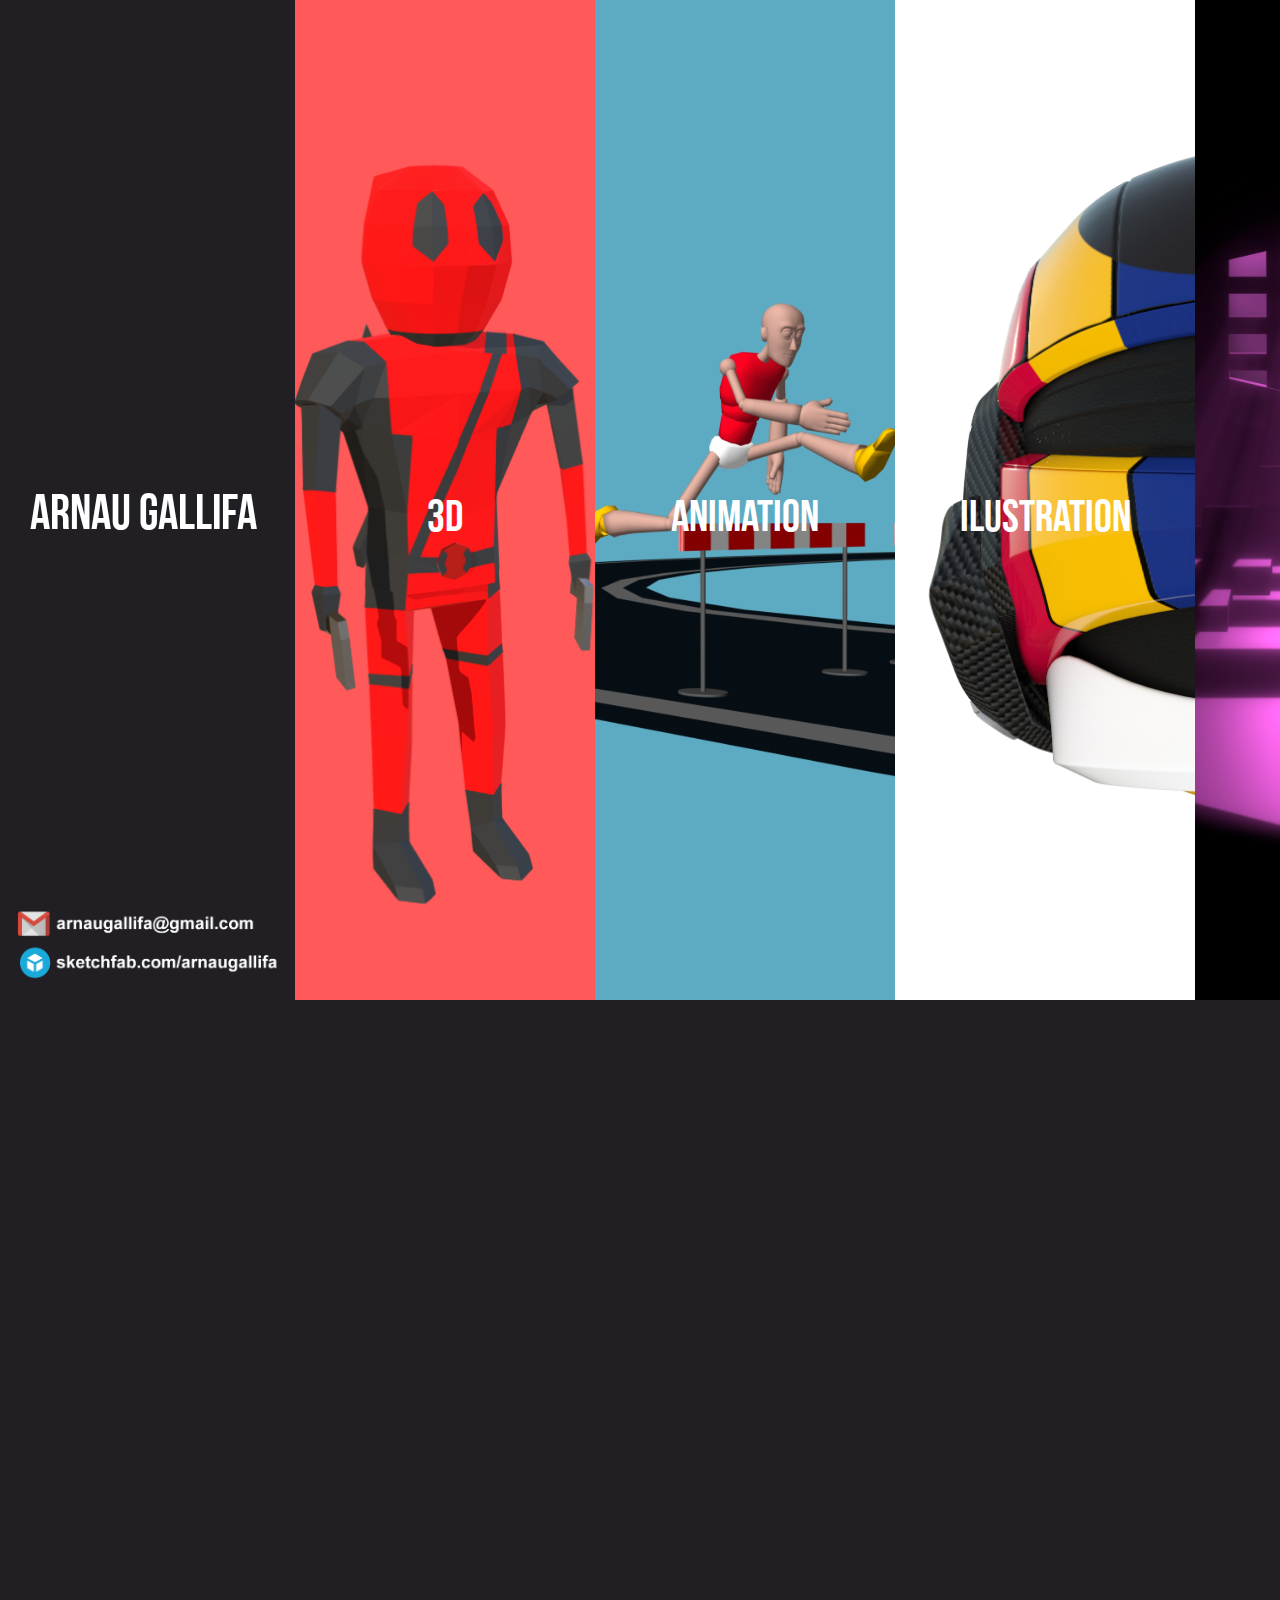
<file: index.html>
<!DOCTYPE HTML>
<html>
    <head>
        <title>PORTFOLI - Arnau Gallifa</title>
        <link href="estil.css" rel="stylesheet" style="text/css"></link> 
    </head>
    <body>
        
        
        <p class="name">ARNAU GALLIFA</p>
        <p class="about" onclick="go_about()">ABOUT ME</p>
        
        
        <img class="contact" src="Media/Imatges/contacte.png">
        
        <div class="quad1" onclick="go_3D()"><p class="text1">3D</p></div>
        <div class="quad2" onclick="go_animation()"><p class="text2">Animation</p></div>
        
        <div class="quad3" onclick="go_ilustration()"><p class="text3">Ilustration</p></div>
        
        <div class="quad4" onclick="go_lighting()"><p class="text4">Lighting</p></div>
        
        <div class="quad5" onclick="go_rigging()"><p class="text5">Rigging</p></div>
        
        <div class="quad6" onclick="go_CSSandHTML()"><p class="text6">CSS and HTML</p></div>
        
        <div class="quad7"></div>
        
        <script>document.getElementsByTagName('body')[0].addEventListener('mousewheel', function(e) {this.scrollLeft -= (e.wheelDelta);e.preventDefault();}, false);
        </script>
        
        <script src="js/java.js"></script>
        
    </body>
</html>
</file>
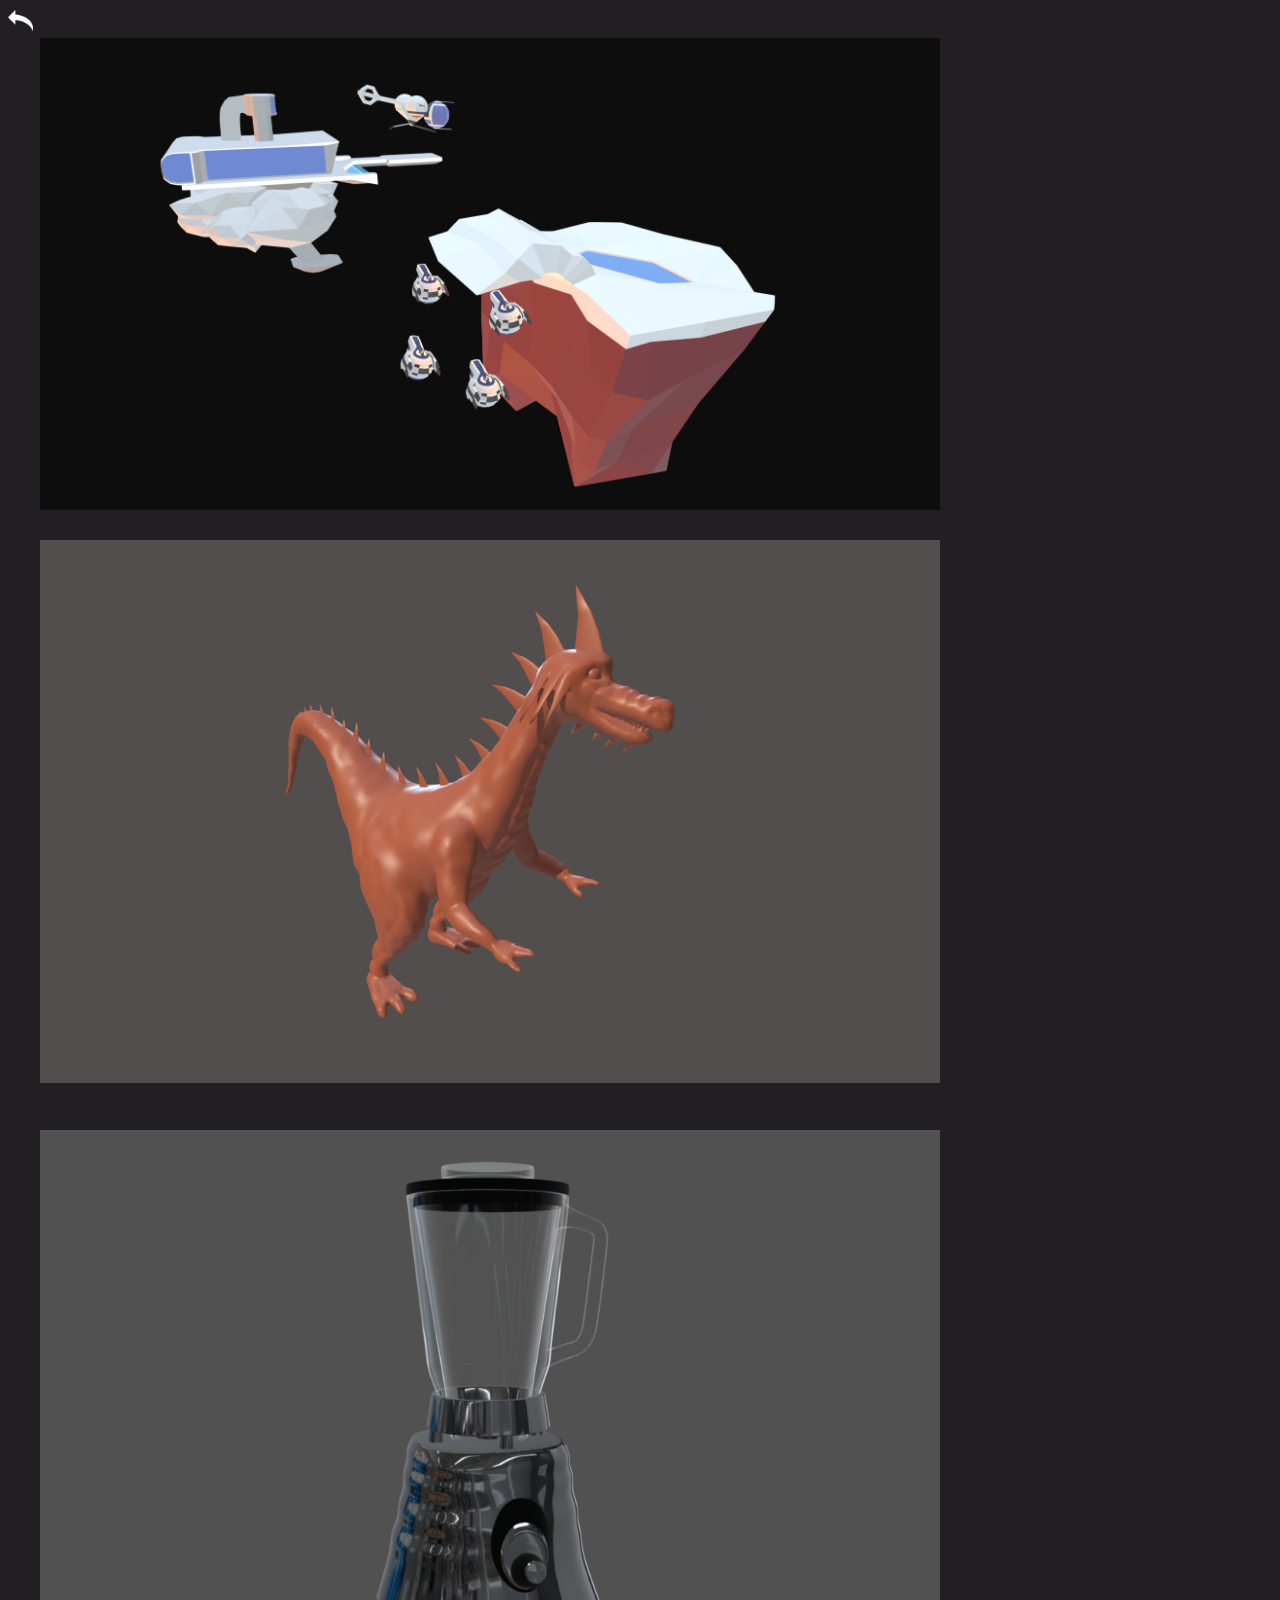
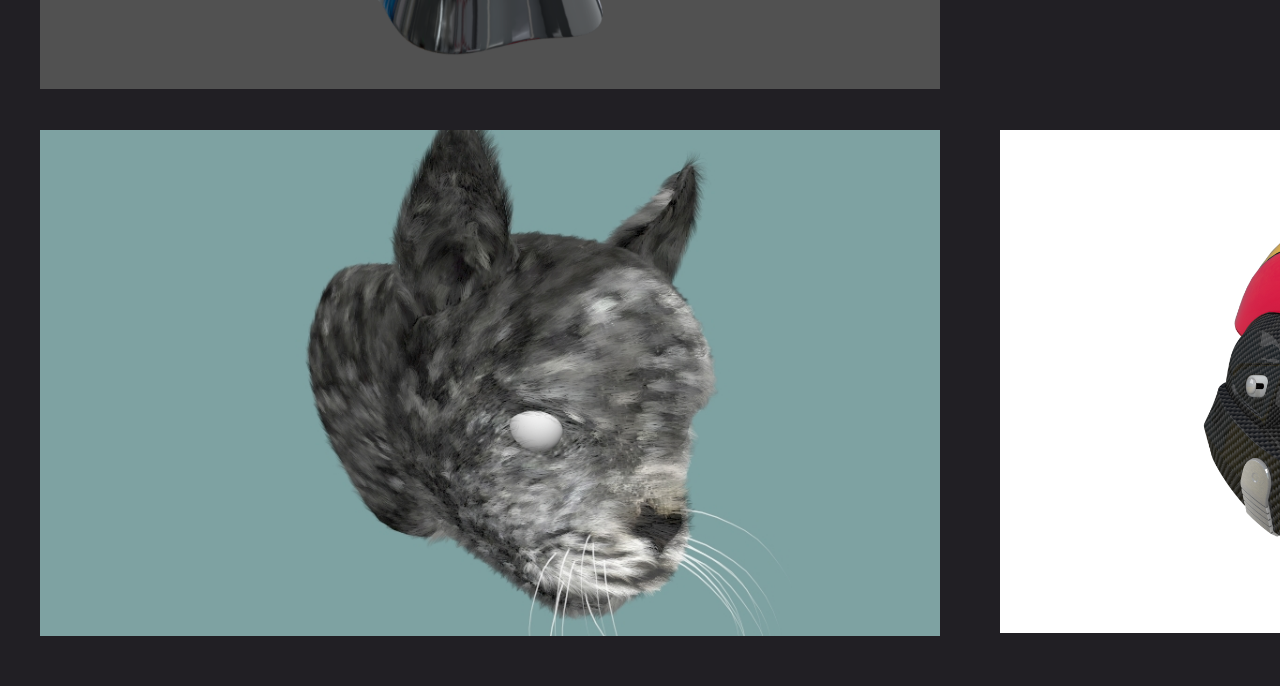
<file: pag_3D.html>
<!DOCTYPE HTML>
<html>
    <head>
        <title>3D</title>
        <link href="estil1.css" rel="stylesheet" style="text/css"></link> 
    </head>
    <body class="body1">
        
        <img class="lel" src="Media/Imatges/lowpoly1.PNG">
        <img class="lul" src="Media/Imatges/hardpoly1.PNG">
        <img class="lol" src="Media/Imatges/hardpoly2.PNG">
        <img class="lil" src="Media/Imatges/Lynx.jpg">
        <img class="lal" src="Media/Imatges/casco.jpg">
        
        <div class="fletxa" onclick="go_index()"></div>
        
        <div class="final"></div>
        
        <div class="sketchfab-embed-wrapper"><iframe width="840" height="473"  src="https://sketchfab.com/models/c48ea334d2d44d23892d88b3a83a8bd3/embed" frameborder="0" allowvr allowfullscreen mozallowfullscreen="true" webkitallowfullscreen="true" onmousewheel=""></iframe></div>
        
        <div class="sketchfab-embed-wrapper1"><iframe width="840" height="543" src="https://sketchfab.com/models/b0261ba84f014f46bc5caa625fe3061c/embed" frameborder="0" allowvr allowfullscreen mozallowfullscreen="true" webkitallowfullscreen="true" onmousewheel=""></iframe></div>
        
        <div class="sketchfab-embed-wrapper2"><iframe width="840" height="559" src="https://sketchfab.com/models/94490e34682149d284884d095fd1662b/embed" frameborder="0" allowvr allowfullscreen mozallowfullscreen="true" webkitallowfullscreen="true" onmousewheel=""></iframe></div>
        
        <script src="js/java.js"></script>
        
    </body>
</html>
</file>
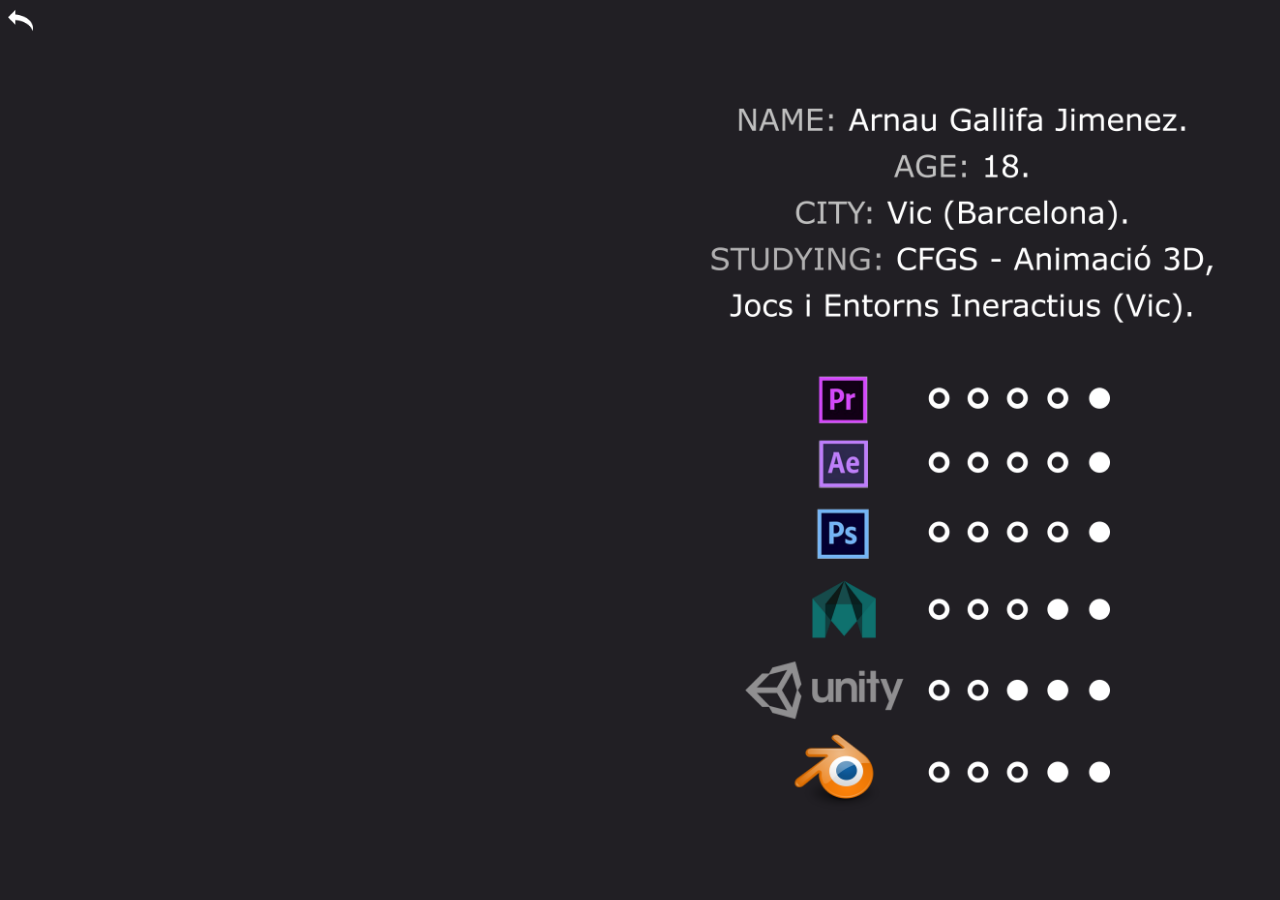
<file: pag_about.html>
<!DOCTYPE HTML>
<html>
    <head>
        <title>ABOUT</title>
        <link href="estil1.css" rel="stylesheet" style="text/css"></link> 
    </head>
    <body class="body3">
        
        <div class="fletxa" onclick="go_index()"></div>
        
        <img class="skill" src="Media/Imatges/InAboutme.png">
        
        <script src="js/java.js"></script>
    </body>
</html>
</file>
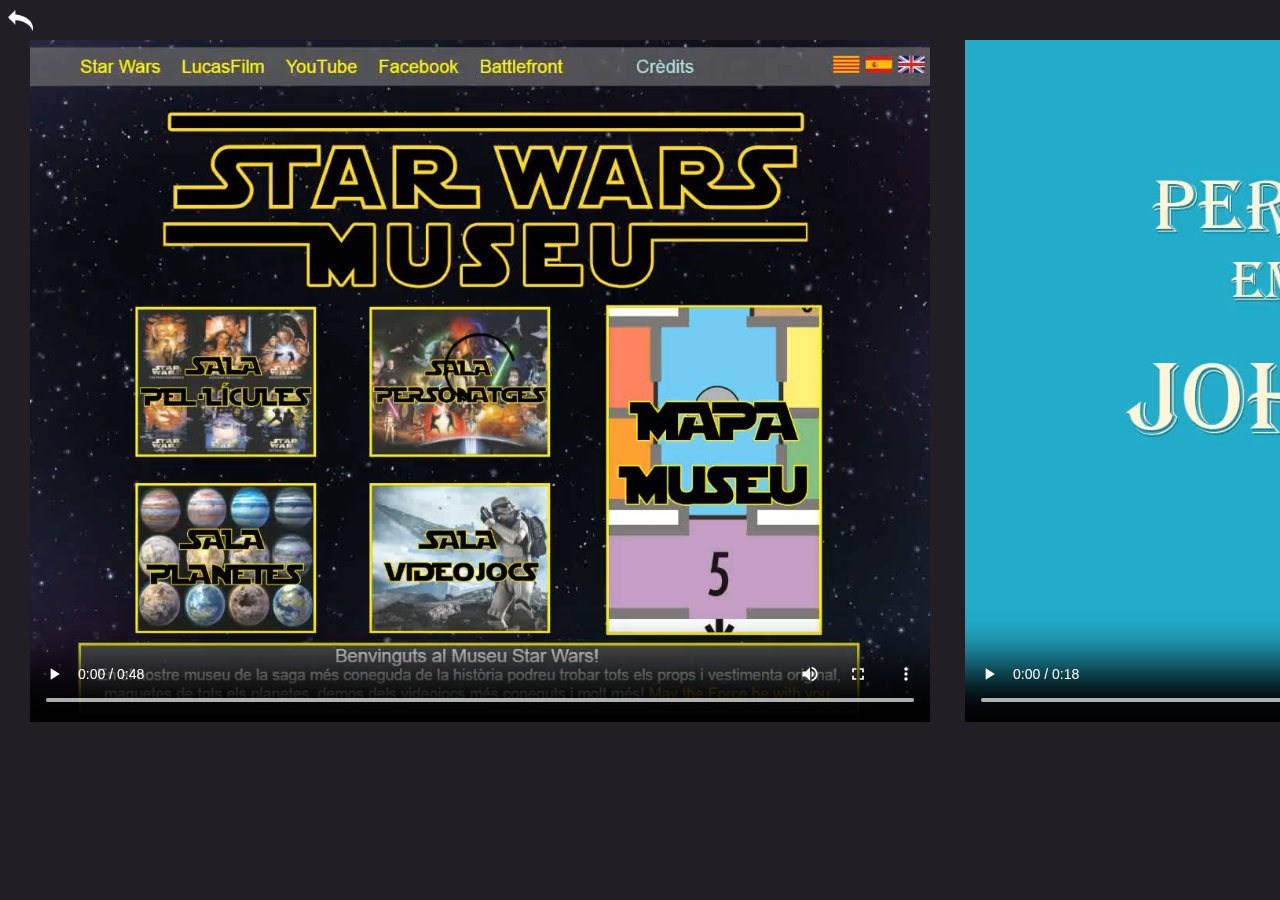
<file: pag_CSSandHTML.html>
<!DOCTYPE HTML>
<html>
    <head>
        <title>CSSandHTML</title>
        <link href="estil1.css" rel="stylesheet" style="text/css"></link> 
    </head>
    <body class="body6">
        
        <video id="Video7" controls autoplay src="Media/Videos/museucss.mp4" type="video/mp4"></video>
        
        <video id="Video8" controls autoplay src="Media/Videos/cssdeep.mp4" type="video/mp4"></video>
        
        <div class="fletxa" onclick="go_index()"></div>
        
        <script src="js/java.js"></script>
    </body>
</html>
</file>
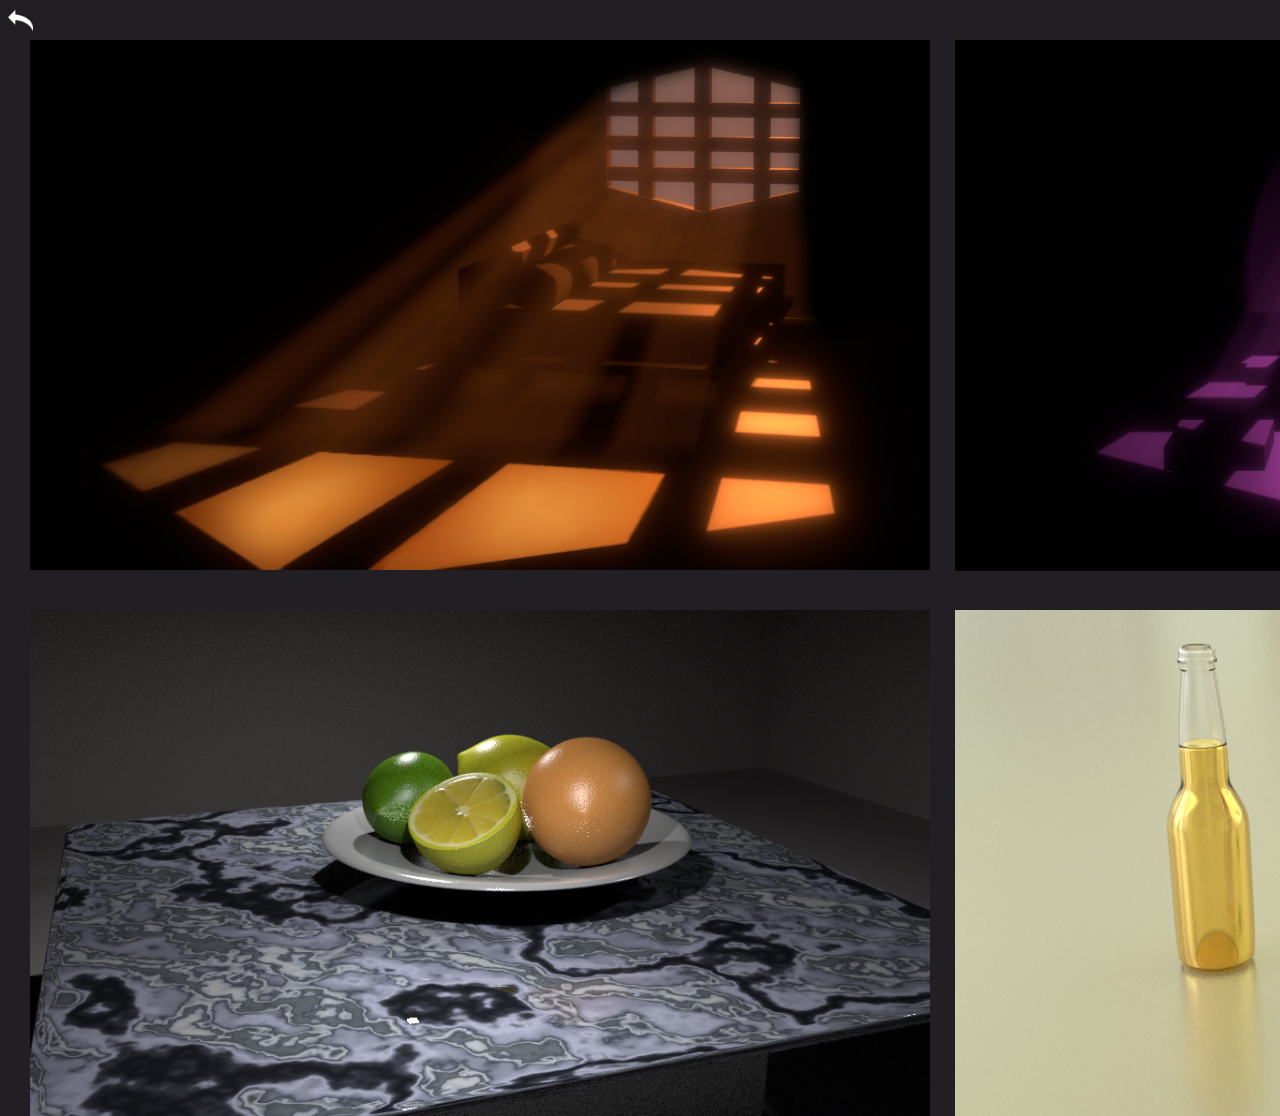
<file: pag_lighting.html>
<!DOCTYPE HTML>
<html>
    <head>
        <title>LIGHTING</title>
        <link href="estil1.css" rel="stylesheet" style="text/css"></link> 
    </head>
    <body class="body4">
        
        <img class="lig1" src="Media/Imatges/ilu1.jpg">
        <img class="lig2" src="Media/Imatges/ilu2.jpg">
        <img class="lig3" src="Media/Imatges/esquema.png">
        <img class="lig4" src="Media/Imatges/HDRI2.png">
        
        <div class="fletxa" onclick="go_index()"></div>
        
        <script src="js/java.js"></script>
    </body>
</html>
</file>
<file: estil.css>
body {
    margin: -10px 10px 10px -10px;
    width: 2405px;
    height: 1080px;
    background-color: #211f24;
    overflow-y: hidden;
}


.name{
    top: 434px;
    position: absolute;
    color: white;
    font-family: myFirstFont;
    left: 30px;
    font-size: 50px;
}


.about{
    position: absolute;
    width: 180px;
    top: 434px;
    color: white;
    left: 2160px;
    font-size: 50px;
    font-family: myFirstFont;
}

.about:hover{
    text-decoration: underline;
}

@font-face {
    font-family: myFirstFont;
    src: url(BebasNeue.otf);
}

.contact{
    width: 300px;
    left: -12px;
    top: 899px;
    position: absolute;
    
    
    
}

.quad1{
    margin: 0px 305px;
    width: 300px;
    height: 2000px;
    background-image:url(Media/Imatges/In3d1.PNG);
    background-repeat: no-repeat;
    background-position: -659px 0px ;
    background-size: 1750px;
    position: absolute;
    
}


.quad1:hover{
    transition: 0.2s ease-out;
    background-image: url(Media/Imatges/In3d2.jpg);
   
}

.quad2{
    margin: 0px 605px;
    width: 300px;
    height: 2000px;
    background-image: url(Media/Imatges/pistaaa.jpg);
    background-repeat: no-repeat;
    background-position: -449px -100px ;
    background-size: 1300px;
    position: absolute;
    
    
}

.quad2:hover{
    transition: 0.2s ease-out;
    background-image:url(Media/Imatges/pistaaa1.jpg);
}

.quad3{
    margin: 0px 905px;
    width: 300px;
    height: 2000px;
    background-image: url(Media/Imatges/Inani1.png);
    background-repeat: no-repeat;
    background-position: -120px 0px ;
    background-size: 1010px;
    position: absolute;
    
}

.quad3:hover{
    transition: 0.2s ease-out;
    background-image: url(Media/Imatges/Inani2.png);
   
}

.quad4{
    margin: 0px 1205px;
    width: 300px;
    height: 2000px;
    background-image: url(Media/Imatges/Inilu1.jpg);
    background-repeat: no-repeat;
    background-position: -827px -170px ;
    background-size: 1900px;
    position: absolute;
    
}

.quad4:hover{
    transition: 0.2s ease-out;
    background-image:url(Media/Imatges/Inilu2.jpg);
}

.quad5{
    margin: 0px 1505px;
    width: 300px;
    height: 2000px;
    background-image: url(Media/Imatges/Inrig1.PNG);
    background-repeat: no-repeat;
    background-position: -295px 0px ;
    background-size: 810px;
    position: absolute;
    
}

.quad5:hover{
    transition: 0.2s ease-out;
    background-image:url(Media/Imatges/Inrig2.png);
}

.quad6{
    margin: 0px 1805px;
    width: 300px;
    height: 2000px;
    background-image: url(Media/Imatges/InCSS1.png);
    background-repeat: no-repeat;
    background-position: -725px 0px ;
    background-size: 1375px;
    position: absolute;
    
}

.quad6:hover{
    transition: 0.2s ease-out;
    background-image:url(Media/Imatges/InCSS2.png);
}

.quad7{
    width: 2120px;
    height: 200px;
    margin-top: 1010px;
    background-color: #211f24;
    position:absolute;
    
}


p.text1, p.text2, p.text3, p.text4, p.text5, p.text6 {
    
text-align: center;
margin-top: 500px;
font-family: myFirstFont;
color: white;
font-size: 45px;
    
}
</file>
<file: estil1.css>
.body1 {
    background-color:#211f24;
    
}

.lel{
    top: 38px;
    left: 40px;
    width: 900px; 
    position: absolute;
    
}


.sketchfab-embed-wrapper{
    top: 38px;
    left: 1000px;
    position: absolute;
    
    
}

.lul{
    top: 540px;
    left: 40px;
    width: 900px;
    position: absolute;

    
}


.sketchfab-embed-wrapper1{
    top: 540px;
    left: 1000px;
    position: absolute;
    
}




.lol{
    top: 1130px;
    left: 40px;
    width: 900px;
    position: absolute;   
}

.sketchfab-embed-wrapper2{
    top: 1130px;
    left: 1000px;
    position: absolute;
    
}

.lil{
    top: 1730px;
    left: 40px;
    width: 900px;
    position: absolute;
    margin-bottom: 5px;
}

.lal{
    top: 1730px;
    left: 1000px;
    width: 839px;
    position: absolute;

}

.final{
    width: 845px;
    height: 53px;
    top: 2233px;
    left: 999px;
    position: absolute;
    background-color: #211f24;
    
}


.fletxa{
    position: absolute;
    width: 25px;
    height: 25px;
    background-image: url(Media/Imatges/fletxa.png);
    background-size: 25px;
    
}   

.fletxa:hover {
  background-image: url(Media/Imatges/fletxa1.png);
}




.body2 {
    background-color:#211f24;    
}


#Video1{
    
     position:absolute;        
     width:900px;
     left: 30px;
     top: 40px;
    
}

#Video2{
    
     position:absolute;       
     width:900px;
     top: 40px;
     left: 980px;
    
}

#Video3{
    
     position:absolute;       
     width:900px;
     top: 607px;
     left: 30px;
    margin-bottom: 40px;
}

#Video4{
    
     position:absolute;       
     width:900px;
     top: 600px;
     left: 975px;
    
}





.body3 {
    background-color: #211f24;
}

.ilu1{
    top: 40px;
    left: 30px;
    width: 900px; 
    position: absolute;
    
}


.ilu2{
    top: 40px;
    left: 955px;
    width: 900px;
    position: absolute;

    
}


.ilu3{
    top: 580px;
    left: 30px;
    width: 900px;
    position: absolute;   
}


.ilu4{
    top: 580px;
    left: 955px;
    width: 900px;
    position: absolute;
}

.ilu5{
    top: 1270px;
    left: 90px;
    width: 335px;
    position: absolute;

}

.ilu6{
    width: 335px;
    top: 1270px;
    left: 530px;
    position: absolute;
    
}

#Video6{
    
     position:absolute;       
     width:900px;
     top: 1270px;
     left: 955px;
    margin-bottom: 30px;
    
}


.body4 {
    background-color: #211f24;
}

.lig1{
    top: 40px;
    left: 30px;
    width: 900px; 
    position: absolute;
    
}


.lig2{
    top: 40px;
    left: 955px;
    width: 900px;
    position: absolute;

    
}


.lig3{
    top: 610px;
    left: 30px;
    width: 900px;
    position: absolute;   
}


.lig4{
    top: 610px;
    left: 955px;
    width: 900px;
    position: absolute;
    margin-bottom: 30px;
}


.body5 {
    background-color: #211f24;
}

#Video5{
    
     position:absolute;       
     width:900px;
     top: 480px;
     left: 600px;
     margin-bottom: 30px;
    
}


.rig{
  width: 950px;
  top: 40px;
  left: 30px;
  position: absolute;
    
}

.rig1{
  width: 810px;
  top: 40px;
  left: 1030px;
  position: absolute;
    
}


.body6 {
    background-color: #211f24;
}


#Video7{
    
     position:absolute;        
     width:900px;
     left: 30px;
     top: 40px;
    
}

#Video8{
    
     position:absolute;       
     width:913px;
     top: 40px;
     left: 965px;
    
}

.skill{
    width: 600px;
    margin-left: 650px;
}
</file>
